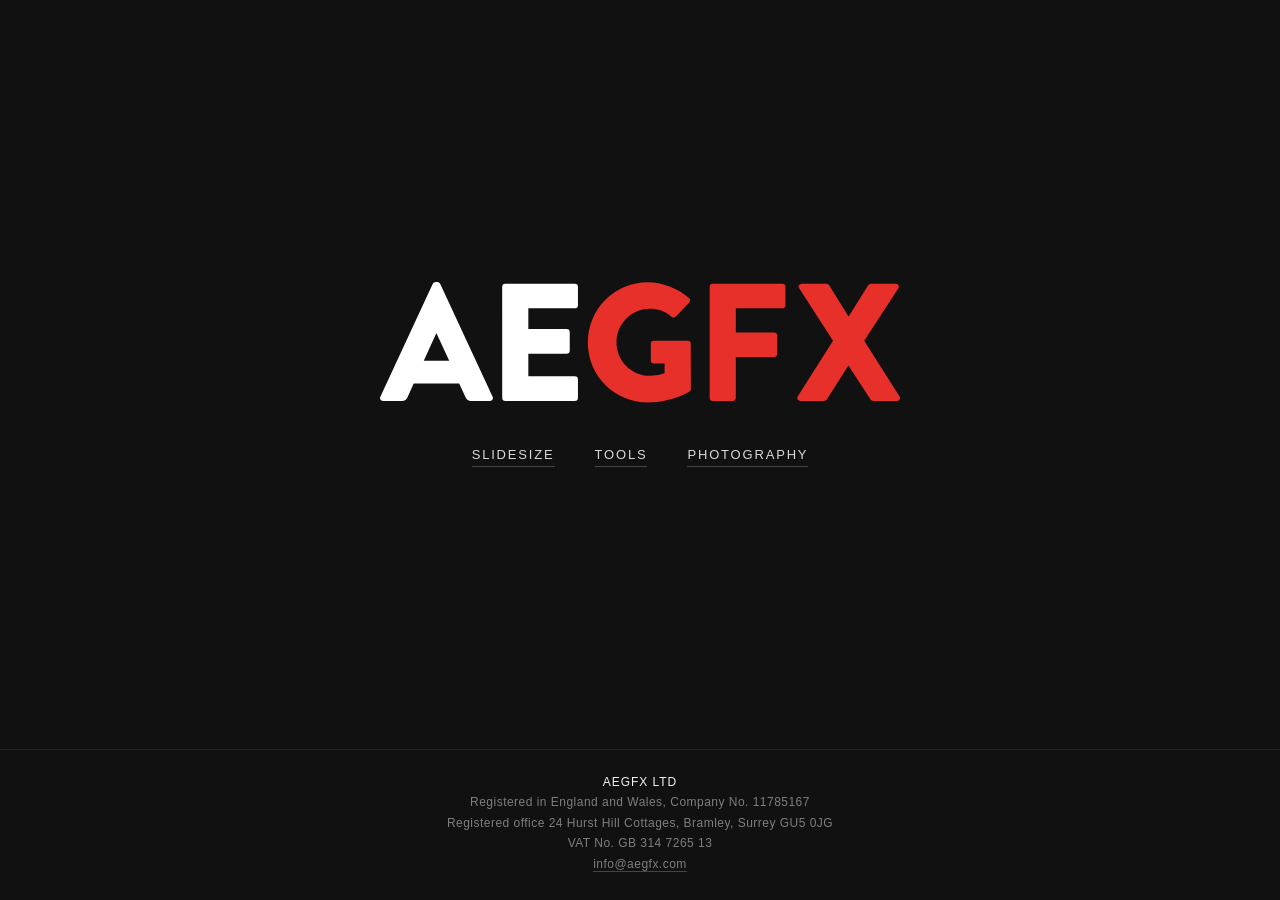
<file: index.html>
<!DOCTYPE html>
<html lang="en-GB">
<head>
<meta charset="utf-8">
<meta name="viewport" content="width=device-width, initial-scale=1">
<title>AEGFX LTD</title>
<meta name="description" content="AEGFX LTD. Live event graphics, video playback and presentation support for corporate events.">
<meta name="theme-color" content="#111111">
<meta name="format-detection" content="telephone=no,address=no">
<link rel="icon" href="data:image/svg+xml,%3Csvg xmlns='http://www.w3.org/2000/svg' viewBox='0 0 64 64'%3E%3Crect width='64' height='64' fill='%23111111'/%3E%3Crect x='14' y='14' width='36' height='36' fill='%23e7302a'/%3E%3C/svg%3E">
<style>
*,*::before,*::after{box-sizing:border-box}
html,body{height:100%;margin:0}
body{
  min-height:100vh;min-height:100dvh;
  display:flex;flex-direction:column;
  background:#111111;color:#d9d9d9;
  font-family:Roboto,-apple-system,BlinkMacSystemFont,"Segoe UI","Helvetica Neue",Arial,sans-serif;
  -webkit-font-smoothing:antialiased;
}
main{flex:1;display:flex;flex-direction:column;align-items:center;justify-content:center;gap:44px;padding:48px 24px}
nav{display:flex;flex-wrap:wrap;justify-content:center;gap:10px 40px;font-size:13px;letter-spacing:.14em;text-transform:uppercase}
nav a{color:#d9d9d9;text-decoration:none;padding-bottom:4px;border-bottom:1px solid rgba(217,217,217,.25);transition:color .15s,border-color .15s}
nav a:hover,nav a:focus-visible{color:#e7302a;border-color:#e7302a;outline:none}
.logo{display:block;width:min(62vw,520px);height:auto}
h1{position:absolute;width:1px;height:1px;overflow:hidden;clip:rect(0 0 0 0);white-space:nowrap}
footer{
  padding:22px 24px 26px;
  border-top:1px solid rgba(242,242,242,.08);
  font-size:12px;line-height:1.7;letter-spacing:.04em;
  color:rgba(217,217,217,.55);text-align:center;
}
footer ul{list-style:none;margin:0;padding:0;display:flex;flex-direction:column;align-items:center;gap:0}
footer strong{color:#f2f2f2;font-weight:500;letter-spacing:.08em}
footer a{color:inherit;text-decoration:none;border-bottom:1px solid rgba(217,217,217,.25);transition:color .15s,border-color .15s}
footer a:hover,footer a:focus-visible{color:#e7302a;border-color:#e7302a;outline:none}
@media (max-width:480px){
  footer{padding:20px 16px 24px;font-size:min(12px,calc((100vw - 32px)/36));letter-spacing:.02em}
  footer li{white-space:nowrap}
}
</style>
</head>
<body>
<main>
<h1>AEGFX LTD</h1>
<svg class="logo" xmlns="http://www.w3.org/2000/svg" viewBox="0 0 771.43 178.77" role="img" aria-label="AEGFX">
<path fill="#ffffff" d="M.5,170.07,78.32,2.73A5.06,5.06,0,0,1,82.55,0H85a5,5,0,0,1,4.22,2.73l77.83,167.34c1.49,3.23-.5,6.47-4.23,6.47h-27.6c-4.47,0-6.46-1.5-8.7-6.22l-9-19.64H50L41,170.57a9.27,9.27,0,0,1-9,6H4.73C1,176.54-1,173.3.5,170.07Zm102.19-53.21-18.9-41h-.25l-18.64,41Z"/>
<path fill="#ffffff" d="M181.26,7.21A4.71,4.71,0,0,1,186,2.49H288.92a4.72,4.72,0,0,1,4.73,4.72v27.1A4.73,4.73,0,0,1,288.92,39H220.05V69.87h56.69a4.89,4.89,0,0,1,4.72,4.72v27.1a4.72,4.72,0,0,1-4.72,4.73H220.05V140h68.87a4.73,4.73,0,0,1,4.73,4.73v27.1a4.73,4.73,0,0,1-4.73,4.73H186a4.72,4.72,0,0,1-4.72-4.73Z"/>
<path fill="#e7302a" d="M397.58.25c20.89,0,43.76,8.7,60.67,23.37a4.36,4.36,0,0,1,.5,6.71L439.11,51.22a5.27,5.27,0,0,1-6.72.25c-9.45-8.7-20.39-11.94-32.57-11.94-27.1,0-49,22.88-49,50.23,0,27.1,22.13,49.48,49.23,49.48a58.84,58.84,0,0,0,22.13-4V120.84H406.53a4.52,4.52,0,0,1-4.72-4.48V91.75A4.57,4.57,0,0,1,406.53,87h50A4.68,4.68,0,0,1,461,91.75l.24,66.88a6.12,6.12,0,0,1-2,4s-25.61,16.16-61.67,16.16c-49.48,0-89.26-39.28-89.26-89A89.08,89.08,0,0,1,397.58.25Z"/>
<path fill="#e7302a" d="M489.08,7.21a4.72,4.72,0,0,1,4.73-4.72H596.75a4.71,4.71,0,0,1,4.72,4.72v27.1A4.72,4.72,0,0,1,596.75,39H527.87v35.8h56.69a4.9,4.9,0,0,1,4.73,4.73v27.1a4.89,4.89,0,0,1-4.73,4.72H527.87v60.42a4.89,4.89,0,0,1-4.72,4.73H493.81a4.73,4.73,0,0,1-4.73-4.73Z"/>
<path fill="#e7302a" d="M672.09,87.27,621.86,9.45c-2-3.23,0-7,4.23-7h36.3a5.38,5.38,0,0,1,4,2.23L695,51h.25L724.3,4.72a5,5,0,0,1,4-2.23h36.3c4.23,0,6.46,3.73,4.23,7L718.33,87.27l52.22,82.3c2.23,3.48,0,7-4,7H732a5.57,5.57,0,0,1-4.23-2.24l-32.57-50.23h-.5L662.88,174.3a5.44,5.44,0,0,1-4.22,2.24H624.1c-4.23,0-6.47-3.73-4.23-7Z"/>
</svg>
<nav aria-label="AEGFX LTD sites">
<a href="https://slidesize.com">SlideSize</a>
<a href="/tools/">Tools</a>
<a href="https://photo.aegfx.com">Photography</a>
</nav>
</main>
<footer>
<ul>
<li><strong>AEGFX LTD</strong></li>
<li>Registered in England and Wales, Company No. 11785167</li>
<li>Registered office 24 Hurst Hill Cottages, Bramley, Surrey GU5 0JG</li>
<li>VAT No. GB 314 7265 13</li>
<li><a href="mailto:info@aegfx.com">info@aegfx.com</a></li>
</ul>
</footer>
</body>
</html>
</file>
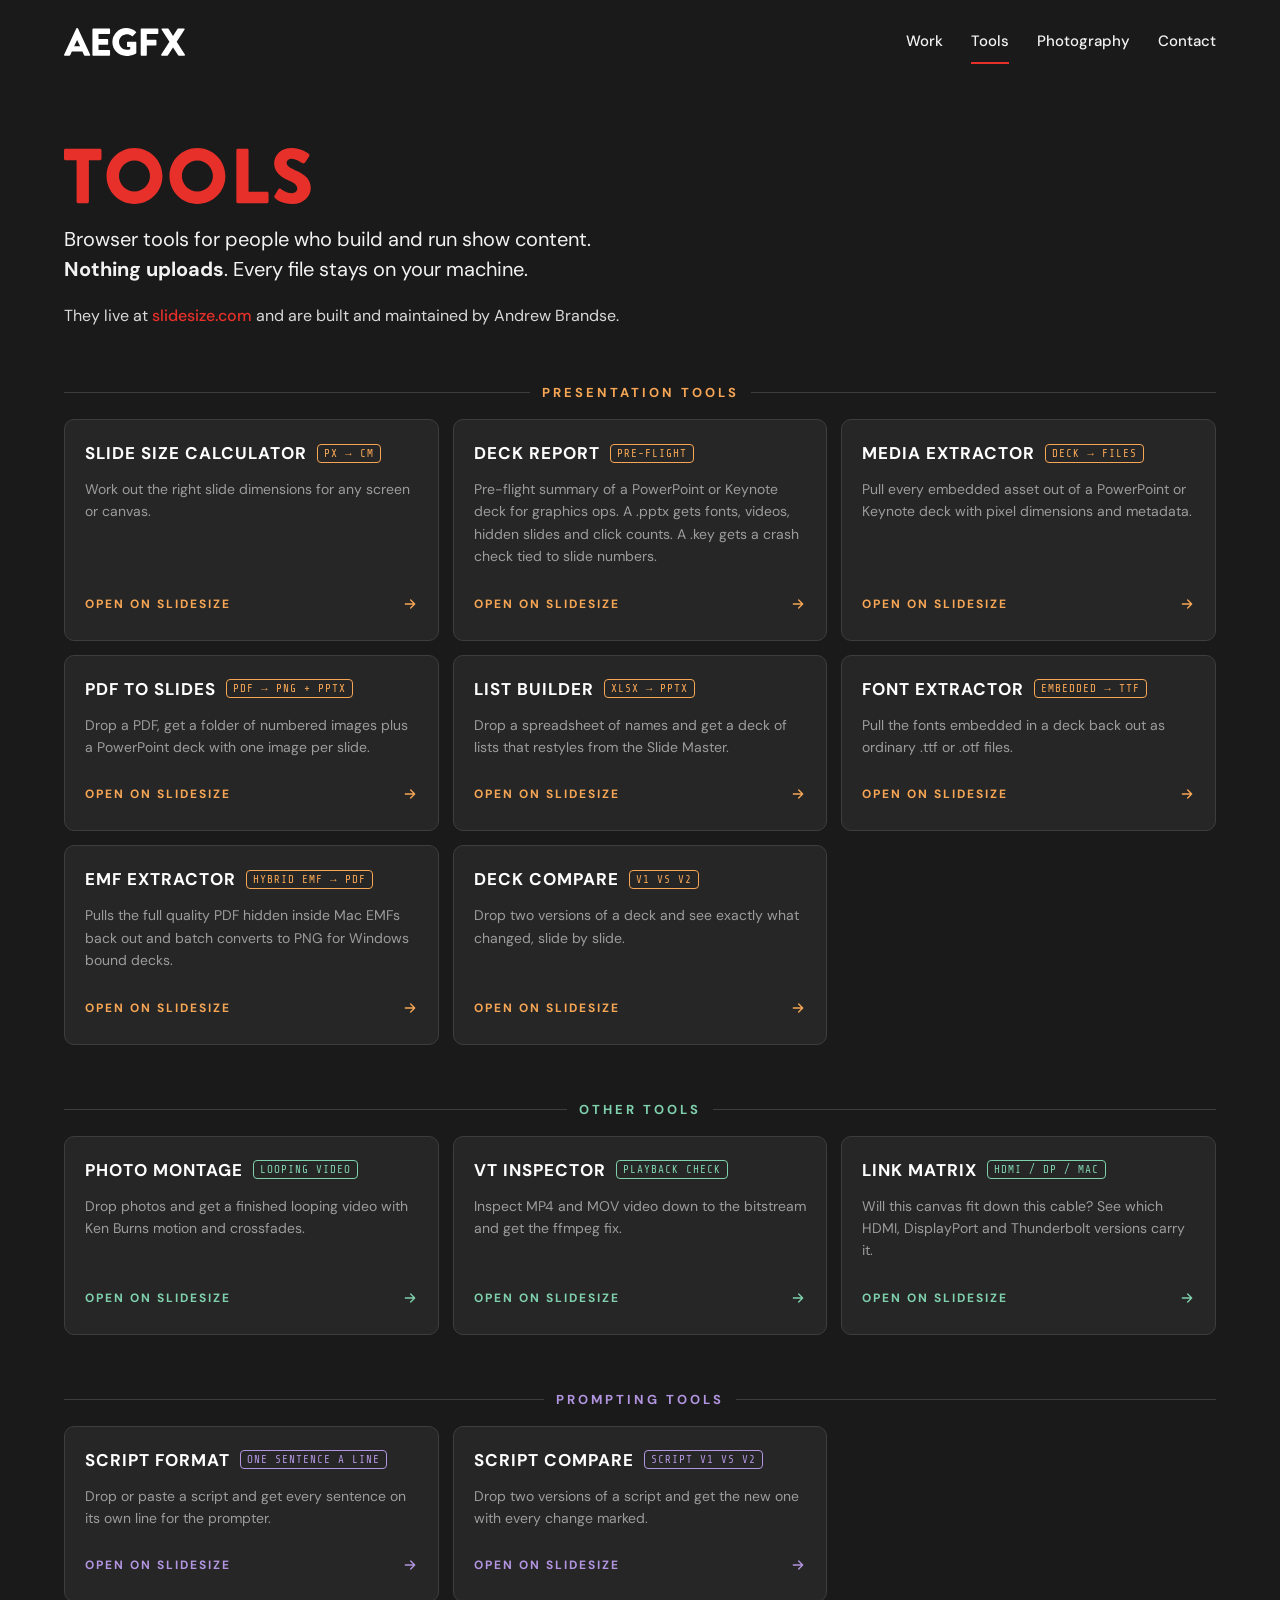
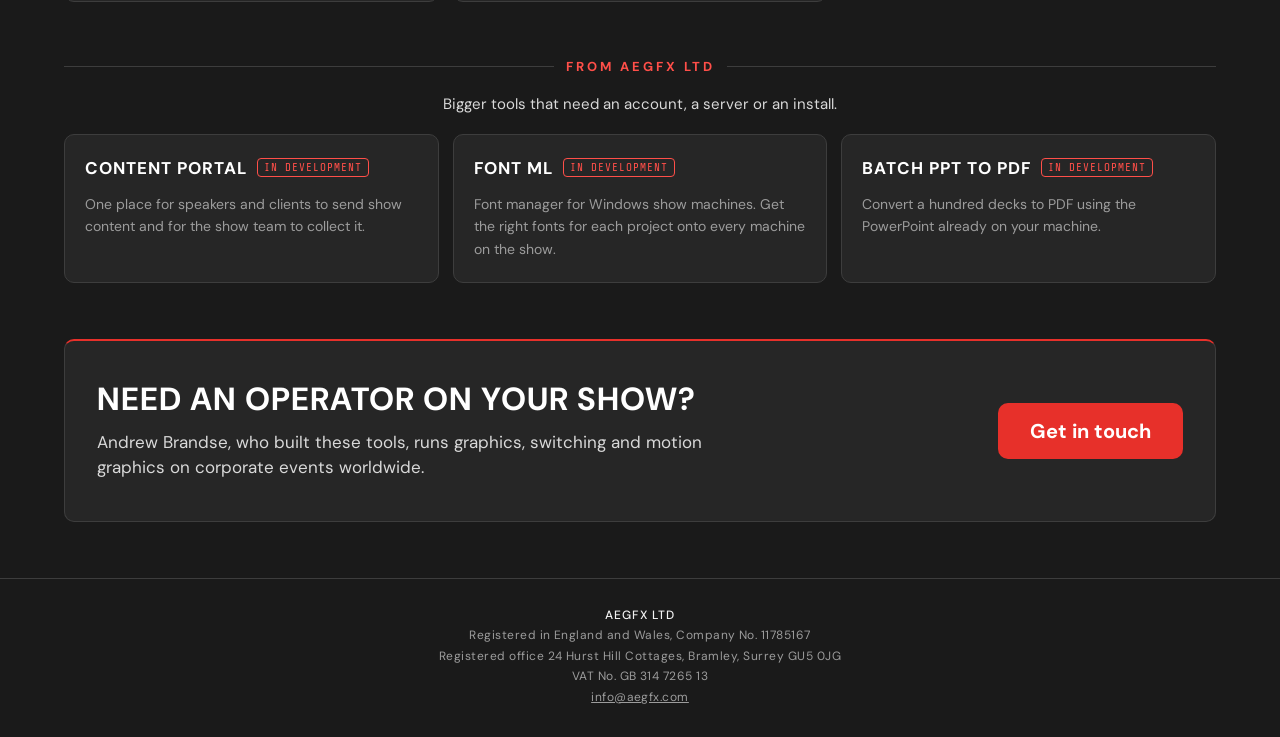
<file: tools/index.html>
<!DOCTYPE html>
<html lang="en-GB">
<head>
<meta charset="utf-8">
<meta name="viewport" content="width=device-width, initial-scale=1">
<meta name="format-detection" content="telephone=no,address=no">
<title>Tools | AEGFX LTD</title>
<meta name="description" content="Free browser tools for people who build and run show content, built and maintained by AEGFX LTD.">
<meta name="robots" content="noindex">
<meta name="theme-color" content="#1a1a1a">
<link rel="icon" href="data:image/svg+xml,%3Csvg xmlns='http://www.w3.org/2000/svg' viewBox='0 0 64 64'%3E%3Crect width='64' height='64' fill='%23111111'/%3E%3Crect x='14' y='14' width='36' height='36' fill='%23e7302a'/%3E%3C/svg%3E">
<link rel="preconnect" href="https://fonts.googleapis.com">
<link rel="stylesheet" href="https://fonts.googleapis.com/css2?family=Share+Tech+Mono&family=DM+Sans:wght@400;500;600;700&display=swap">
<style>
/* Colour tokens match slidesize.com shared.css so the two sites read as one. */
:root{--bg:#1a1a1a;--panel:#262626;--border2:#3d3d3d;--red:#E7302A;--red2:#ff4f49;--text:#F2F2F2;--label:#D9D9D9;--muted:#9C9C9C;--mono:'Share Tech Mono',monospace;--sans:'DM Sans',sans-serif}
*,*::before,*::after{box-sizing:border-box}
html,body{margin:0}
body{background:var(--bg);color:var(--text);font-family:var(--sans);-webkit-font-smoothing:antialiased}
a{color:var(--text)}
a:focus-visible{outline:2px solid var(--red2);outline-offset:3px}
.wrap{max-width:1200px;margin:0 auto;padding-left:24px;padding-right:24px}
header.wrap{padding-top:20px;padding-bottom:20px;display:flex;flex-wrap:wrap;justify-content:space-between;align-items:center;gap:16px}
.brand{display:inline-flex;align-items:center;min-height:44px}
.brand img{height:28px;width:auto;display:block}
header nav{display:flex;flex-wrap:wrap;gap:8px 28px}
header nav a{display:inline-flex;align-items:center;min-height:44px;font-size:15px;font-weight:500;text-decoration:none;border-bottom:2px solid transparent}
header nav a:hover{color:#fff;border-bottom-color:var(--border2)}
header nav a[aria-current="page"]{border-bottom-color:var(--red)}
.hero{padding-top:64px;padding-bottom:56px;display:flex;flex-direction:column;gap:20px}
/* The page title is Brandon Grotesque Black drawn as outlines, the same way as the logo. */
h1{margin:0;line-height:0;color:var(--red)}
h1 svg{display:block;height:clamp(36px,7vw,56px);width:auto;fill:currentColor}
.hero p{margin:0;max-width:720px;line-height:1.5}
.lead{font-size:20px}
.sub{font-size:16px;color:var(--label)}
.red-link{color:var(--red);text-decoration:none;font-weight:500}
.red-link:hover{text-decoration:underline}
section.wrap{padding-bottom:56px;display:flex;flex-direction:column;gap:18px}
.sec-head{display:flex;align-items:center;gap:12px}
.sec-head::before,.sec-head::after{content:'';flex:1;height:1px;background:var(--border2)}
/* Each section sets --a and --a2 once. Its heading and every card inside take that colour. */
.sec-head h2{margin:0;font-size:13px;font-weight:700;letter-spacing:3px;text-transform:uppercase;color:var(--a2,var(--red2));white-space:nowrap}
.sec-note{margin:0;font-size:15px;line-height:1.5;color:var(--label);text-align:center}
.grid{display:grid;grid-template-columns:repeat(auto-fill,minmax(280px,1fr));gap:14px}
.card{background:var(--panel);border:1px solid var(--border2);border-radius:10px;padding:22px 20px 14px;display:flex;flex-direction:column;gap:14px;text-decoration:none;transition:border-color .15s,background .15s,box-shadow .15s}
/* Hover and keyboard focus outline the whole box in its section colour. The shadow adds a second pixel without moving anything. */
a.card:hover,a.card:focus-visible{border-color:var(--a);box-shadow:0 0 0 1px var(--a);background:#2b2b2b;outline:none}
div.card{padding-bottom:22px}
.card-title{display:flex;flex-wrap:wrap;align-items:center;gap:10px}
.card h3{margin:0;font-size:17px;font-weight:700;letter-spacing:1px;text-transform:uppercase;color:#fff}
.chip{font-family:var(--mono);font-size:11px;letter-spacing:1px;text-transform:uppercase;color:var(--a2);border:1px solid var(--a2);border-radius:4px;padding:2px 6px}
.card p{margin:0;font-size:14px;line-height:1.6;color:var(--muted);flex-grow:1}
.go{display:flex;align-items:center;justify-content:space-between;gap:10px;min-height:44px;font-size:12px;font-weight:700;letter-spacing:2px;text-transform:uppercase;color:var(--a2)}
.go svg{width:16px;height:16px;stroke:currentColor;fill:none;stroke-width:2;stroke-linecap:round;stroke-linejoin:round}
.cta{background:var(--panel);border:1px solid var(--border2);border-top:2px solid var(--red);border-radius:10px;padding:40px 32px;display:flex;flex-wrap:wrap;justify-content:space-between;align-items:center;gap:32px}
.cta div{flex:1 1 480px;min-width:0;display:flex;flex-direction:column;gap:12px}
.cta h2{margin:0;font-size:clamp(24px,4vw,32px);font-weight:700;line-height:1.15;letter-spacing:1px;text-transform:uppercase;color:#fff}
.cta p{margin:0;max-width:640px;font-size:17px;line-height:1.5;color:var(--label)}
.btn{display:inline-flex;align-items:center;justify-content:center;min-height:56px;padding:0 32px;background:var(--red);color:#fff;font-size:20px;font-weight:700;text-decoration:none;border-radius:10px;transition:background .15s}
.btn:hover{background:var(--red2)}
footer{border-top:1px solid var(--border2);padding:26px 24px 30px;font-size:12px;line-height:1.7;letter-spacing:.04em;color:var(--muted);text-align:center}
footer ul{list-style:none;margin:0;padding:0}
footer strong{color:var(--text);font-weight:500;letter-spacing:.08em}
footer a{color:inherit}
footer a:hover{color:var(--red2)}
@media (max-width:480px){
  footer{padding:22px 16px 26px;font-size:min(12px,calc((100vw - 32px)/36));letter-spacing:.02em}
  footer li{white-space:nowrap}
}
</style>
</head>
<body>
<header class="wrap">
<a class="brand" href="/"><img src="/aegfx-logo-white.svg" alt="AEGFX LTD home" width="121" height="28"></a>
<nav aria-label="Main">
<a href="/">Work</a>
<a href="/tools/" aria-current="page">Tools</a>
<a href="https://photo.aegfx.com">Photography</a>
<a href="mailto:info@aegfx.com">Contact</a>
</nav>
</header>
<main>
<div class="wrap hero">
<h1><svg viewBox="14.0 -710.0 3173.0 720.0" role="img" aria-label="Tools"><path d="M176 -19C176 -9 185 0 195 0H315C325 0 334 -9 334 -19V-553H477C488 -553 496 -562 496 -572V-681C496 -691 488 -700 477 -700H33C22 -700 14 -691 14 -681V-572C14 -562 22 -553 33 -553H176ZM561 -349C561 -149 720 10 920 10C1120 10 1280 -149 1280 -349C1280 -549 1120 -710 920 -710C720 -710 561 -549 561 -349ZM721 -349C721 -459 811 -550 920 -550C1030 -550 1120 -459 1120 -349C1120 -240 1030 -150 920 -150C811 -150 721 -240 721 -349ZM1370 -349C1370 -149 1529 10 1729 10C1929 10 2089 -149 2089 -349C2089 -549 1929 -710 1729 -710C1529 -710 1370 -549 1370 -349ZM1530 -349C1530 -459 1620 -550 1729 -550C1839 -550 1929 -459 1929 -349C1929 -240 1839 -150 1729 -150C1620 -150 1530 -240 1530 -349ZM2230 -19C2230 -9 2238 0 2249 0H2625C2636 0 2644 -9 2644 -19V-128C2644 -138 2636 -147 2625 -147H2387V-681C2387 -691 2378 -700 2368 -700H2249C2238 -700 2230 -691 2230 -681ZM2726 -67C2749 -44 2821 10 2951 10C3098 10 3187 -94 3187 -197C3187 -333 3063 -394 2985 -425C2906 -457 2876 -485 2876 -522C2876 -549 2903 -573 2939 -573C3000 -573 3073 -518 3082 -513C3091 -506 3109 -515 3116 -526L3167 -603C3171 -610 3173 -628 3161 -635C3131 -657 3051 -710 2947 -710C2793 -710 2716 -610 2716 -511C2716 -391 2824 -324 2910 -290C2978 -263 3013 -231 3013 -189C3013 -154 2984 -129 2944 -129C2878 -129 2806 -182 2802 -184C2795 -189 2776 -191 2768 -178L2721 -95C2713 -81 2716 -77 2726 -67Z"/></svg></h1>
<p class="lead">Browser tools for people who build and run show content.<br><b>Nothing uploads</b>. Every file stays on your machine.</p>
<p class="sub">They live at <a class="red-link" href="https://slidesize.com">slidesize.com</a> and are built and maintained by Andrew Brandse.</p>
</div>
<section class="wrap" style="--a:#F08A24;--a2:#F6A655">
<div class="sec-head"><h2>Presentation Tools</h2></div>
<div class="grid">
<a class="card" href="https://slidesize.com/">
<div class="card-title"><h3>Slide Size Calculator</h3><span class="chip">PX &rarr; CM</span></div>
<p>Work out the right slide dimensions for any screen or canvas.</p>
<div class="go"><span>Open on SlideSize</span><svg aria-hidden="true" viewBox="0 0 24 24"><path d="M5 12h14M13 6l6 6-6 6"/></svg></div>
</a>
<a class="card" href="https://slidesize.com/ppt-report.html">
<div class="card-title"><h3>Deck Report</h3><span class="chip">Pre-flight</span></div>
<p>Pre-flight summary of a PowerPoint or Keynote deck for graphics ops. A .pptx gets fonts, videos, hidden slides and click counts. A .key gets a crash check tied to slide numbers.</p>
<div class="go"><span>Open on SlideSize</span><svg aria-hidden="true" viewBox="0 0 24 24"><path d="M5 12h14M13 6l6 6-6 6"/></svg></div>
</a>
<a class="card" href="https://slidesize.com/media-extractor.html">
<div class="card-title"><h3>Media Extractor</h3><span class="chip">Deck &rarr; files</span></div>
<p>Pull every embedded asset out of a PowerPoint or Keynote deck with pixel dimensions and metadata.</p>
<div class="go"><span>Open on SlideSize</span><svg aria-hidden="true" viewBox="0 0 24 24"><path d="M5 12h14M13 6l6 6-6 6"/></svg></div>
</a>
<a class="card" href="https://slidesize.com/pdf.html">
<div class="card-title"><h3>PDF to Slides</h3><span class="chip">PDF &rarr; PNG + PPTX</span></div>
<p>Drop a PDF, get a folder of numbered images plus a PowerPoint deck with one image per slide.</p>
<div class="go"><span>Open on SlideSize</span><svg aria-hidden="true" viewBox="0 0 24 24"><path d="M5 12h14M13 6l6 6-6 6"/></svg></div>
</a>
<a class="card" href="https://slidesize.com/list-builder.html">
<div class="card-title"><h3>List Builder</h3><span class="chip">XLSX &rarr; PPTX</span></div>
<p>Drop a spreadsheet of names and get a deck of lists that restyles from the Slide Master.</p>
<div class="go"><span>Open on SlideSize</span><svg aria-hidden="true" viewBox="0 0 24 24"><path d="M5 12h14M13 6l6 6-6 6"/></svg></div>
</a>
<a class="card" href="https://slidesize.com/font-extractor.html">
<div class="card-title"><h3>Font Extractor</h3><span class="chip">Embedded &rarr; TTF</span></div>
<p>Pull the fonts embedded in a deck back out as ordinary .ttf or .otf files.</p>
<div class="go"><span>Open on SlideSize</span><svg aria-hidden="true" viewBox="0 0 24 24"><path d="M5 12h14M13 6l6 6-6 6"/></svg></div>
</a>
<a class="card" href="https://slidesize.com/emf-extractor.html">
<div class="card-title"><h3>EMF Extractor</h3><span class="chip">Hybrid EMF &rarr; PDF</span></div>
<p>Pulls the full quality PDF hidden inside Mac EMFs back out and batch converts to PNG for Windows bound decks.</p>
<div class="go"><span>Open on SlideSize</span><svg aria-hidden="true" viewBox="0 0 24 24"><path d="M5 12h14M13 6l6 6-6 6"/></svg></div>
</a>
<a class="card" href="https://slidesize.com/deck-compare.html">
<div class="card-title"><h3>Deck Compare</h3><span class="chip">v1 vs v2</span></div>
<p>Drop two versions of a deck and see exactly what changed, slide by slide.</p>
<div class="go"><span>Open on SlideSize</span><svg aria-hidden="true" viewBox="0 0 24 24"><path d="M5 12h14M13 6l6 6-6 6"/></svg></div>
</a>
</div>
</section>
<section class="wrap" style="--a:#4CAF82;--a2:#7FD1AE">
<div class="sec-head"><h2>Other Tools</h2></div>
<div class="grid">
<a class="card" href="https://slidesize.com/photo-montage.html">
<div class="card-title"><h3>Photo Montage</h3><span class="chip">Looping video</span></div>
<p>Drop photos and get a finished looping video with Ken Burns motion and crossfades.</p>
<div class="go"><span>Open on SlideSize</span><svg aria-hidden="true" viewBox="0 0 24 24"><path d="M5 12h14M13 6l6 6-6 6"/></svg></div>
</a>
<a class="card" href="https://slidesize.com/vt-inspector.html">
<div class="card-title"><h3>VT Inspector</h3><span class="chip">Playback check</span></div>
<p>Inspect MP4 and MOV video down to the bitstream and get the ffmpeg fix.</p>
<div class="go"><span>Open on SlideSize</span><svg aria-hidden="true" viewBox="0 0 24 24"><path d="M5 12h14M13 6l6 6-6 6"/></svg></div>
</a>
<a class="card" href="https://slidesize.com/link-matrix.html">
<div class="card-title"><h3>Link Matrix</h3><span class="chip">HDMI / DP / Mac</span></div>
<p>Will this canvas fit down this cable? See which HDMI, DisplayPort and Thunderbolt versions carry it.</p>
<div class="go"><span>Open on SlideSize</span><svg aria-hidden="true" viewBox="0 0 24 24"><path d="M5 12h14M13 6l6 6-6 6"/></svg></div>
</a>
</div>
</section>
<section class="wrap" style="--a:#9B7BD4;--a2:#B295E0">
<div class="sec-head"><h2>Prompting Tools</h2></div>
<div class="grid">
<a class="card" href="https://slidesize.com/script-format.html">
<div class="card-title"><h3>Script Format</h3><span class="chip">One sentence a line</span></div>
<p>Drop or paste a script and get every sentence on its own line for the prompter.</p>
<div class="go"><span>Open on SlideSize</span><svg aria-hidden="true" viewBox="0 0 24 24"><path d="M5 12h14M13 6l6 6-6 6"/></svg></div>
</a>
<a class="card" href="https://slidesize.com/script-compare.html">
<div class="card-title"><h3>Script Compare</h3><span class="chip">Script v1 vs v2</span></div>
<p>Drop two versions of a script and get the new one with every change marked.</p>
<div class="go"><span>Open on SlideSize</span><svg aria-hidden="true" viewBox="0 0 24 24"><path d="M5 12h14M13 6l6 6-6 6"/></svg></div>
</a>
</div>
</section>
<section class="wrap" style="--a:#E7302A;--a2:#FF4F49">
<div class="sec-head"><h2>From AEGFX LTD</h2></div>
<p class="sec-note">Bigger tools that need an account, a server or an install.</p>
<div class="grid">
<div class="card">
<div class="card-title"><h3>Content Portal</h3><span class="chip">In development</span></div>
<p>One place for speakers and clients to send show content and for the show team to collect it.</p>
</div>
<div class="card">
<div class="card-title"><h3>Font ML</h3><span class="chip">In development</span></div>
<p>Font manager for Windows show machines. Get the right fonts for each project onto every machine on the show.</p>
</div>
<div class="card">
<div class="card-title"><h3>Batch PPT to PDF</h3><span class="chip">In development</span></div>
<p>Convert a hundred decks to PDF using the PowerPoint already on your machine.</p>
</div>
</div>
</section>
<section class="wrap">
<div class="cta">
<div>
<h2>Need an operator on your show?</h2>
<p>Andrew Brandse, who built these tools, runs graphics, switching and motion graphics on corporate events worldwide.</p>
</div>
<a class="btn" href="mailto:info@aegfx.com">Get in touch</a>
</div>
</section>
</main>
<footer>
<ul>
<li><strong>AEGFX LTD</strong></li>
<li>Registered in England and Wales, Company No. 11785167</li>
<li>Registered office 24 Hurst Hill Cottages, Bramley, Surrey GU5 0JG</li>
<li>VAT No. GB 314 7265 13</li>
<li><a href="mailto:info@aegfx.com">info@aegfx.com</a></li>
</ul>
</footer>
</body>
</html>
</file>
